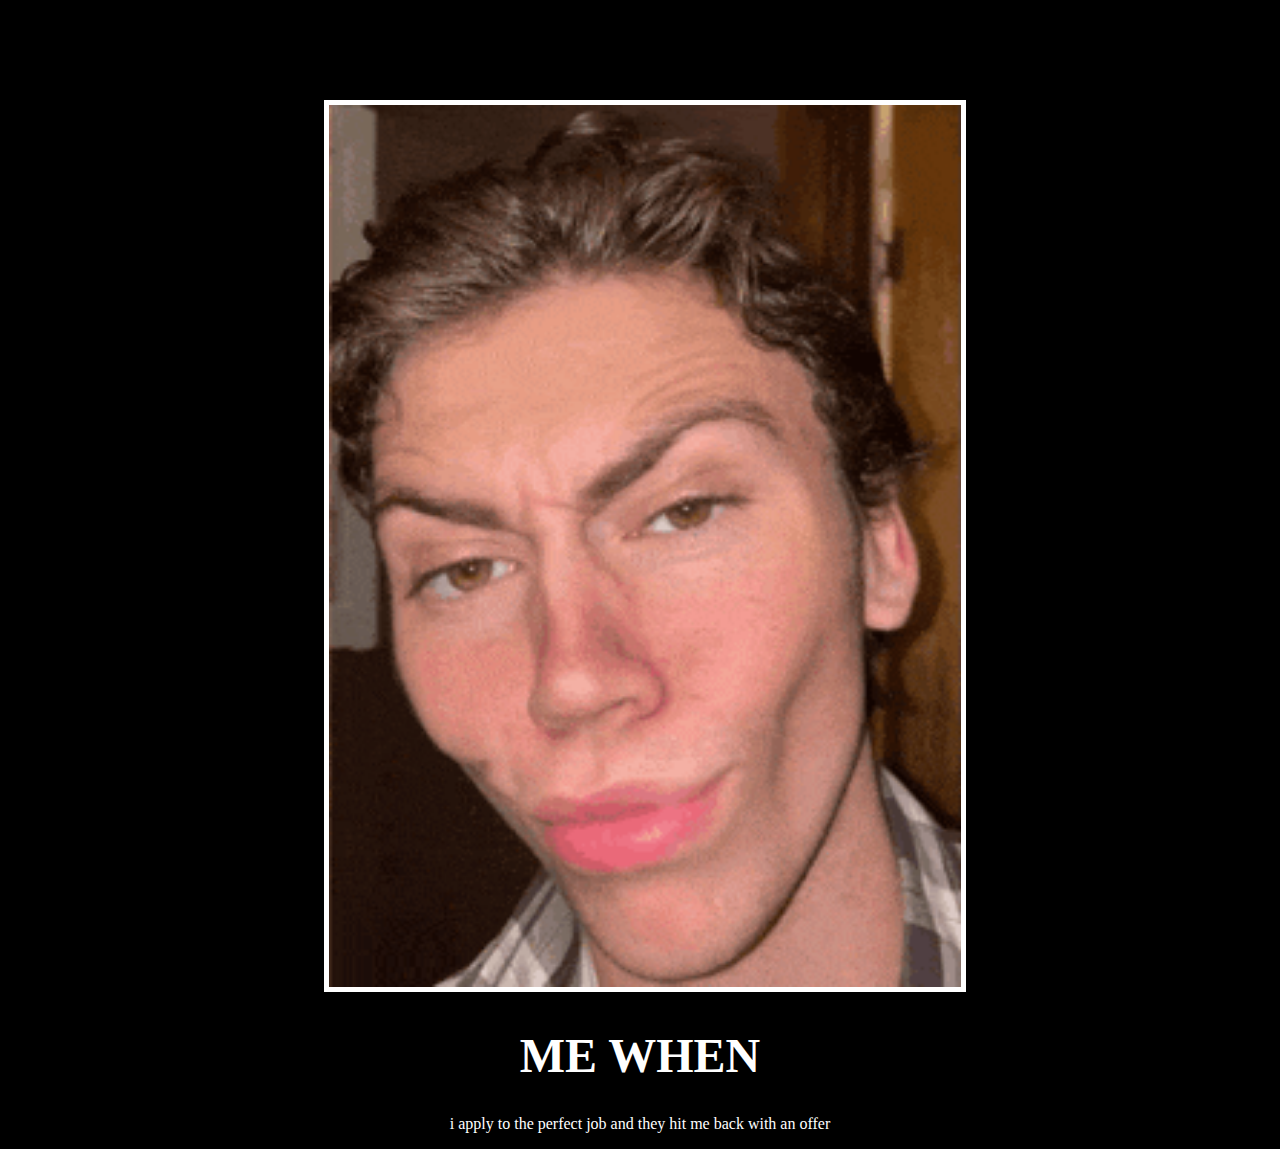
<file: exercises/cssProject2/index.html>
<!-- 
  TODO: Create a motivational post website.
Style it how ever you like. 
Look at the goal image for inspiration.
But it must have the following features:
1. The main h1 text should be using the Regular Libre Baskerville Font from Google Fonts:
  https://fonts.google.com/specimen/Libre+Baskerville
2. The text should be white and background black.
3. Add your own image into the images folder inside assets. It should have a 5px white border.
4. The text should be center aligned.
5. Create a div to contain the h1, p and img elements. Adjust the margins so that the image and text are centered on the page. 
  Hint: You horizontally center a div by giving it a width of 50% and a margin-left of 25%.
  Hint: Set the image to have a width of 100% so it fills the div. 
6. Read about the text-transform property on MDN docs to make the h1 uppercase with CSS.
  https://developer.mozilla.org/en-US/docs/Web/CSS/text-transform 
-->
  <!DOCTYPE html>
  <html>
    <head>
      <meta charset="utf-8">
      <meta http-equiv="X-UA-Compatible" content="IE=edge">
      <title></title>
      <meta name="description" content="">
      <meta name="viewport" content="width=device-width, initial-scale=1">
      <link rel="stylesheet" href="./style.css">
    </head>
    <body>
      <script src="" async defer></script>

      <div class="poster">
        <img class="motivation-img" src="./assets/images/mog.gif" src="me" />
        <h1>me when</h1>
        <p>i apply to the perfect job and they hit me back with an offer</p>
      </div>
    </body>
  </html>
</file>
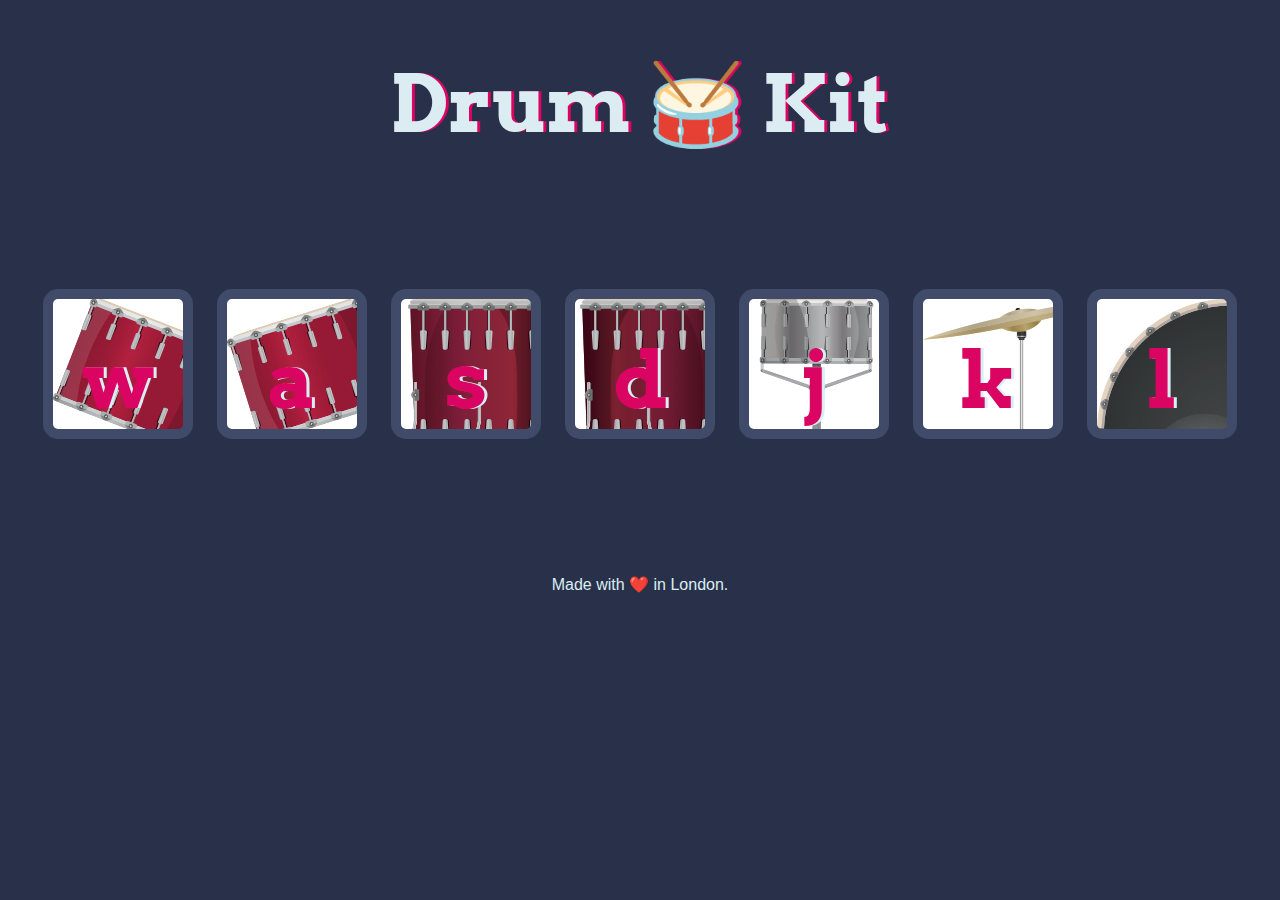
<file: exercises/drumkit/index.html>
<!DOCTYPE html>
<html lang="en" dir="ltr">

  <head>
    <meta charset="utf-8">
    <title>Drum Kit</title>
    <link rel="stylesheet" href="styles.css">
    <link href="https://fonts.googleapis.com/css?family=Arvo" rel="stylesheet">
  </head>

  <body>

    <h1 id="title">Drum 🥁 Kit</h1>
    <div class="set">
      <button class="w drum">w</button>
      <button class="a drum">a</button>
      <button class="s drum">s</button>
      <button class="d drum">d</button>
      <button class="j drum">j</button>
      <button class="k drum">k</button>
      <button class="l drum">l</button>
    </div>


    <footer>
      Made with ❤️ in London.
    </footer>
  <script src="index.js"></script>
  </body>

</html>
</file>
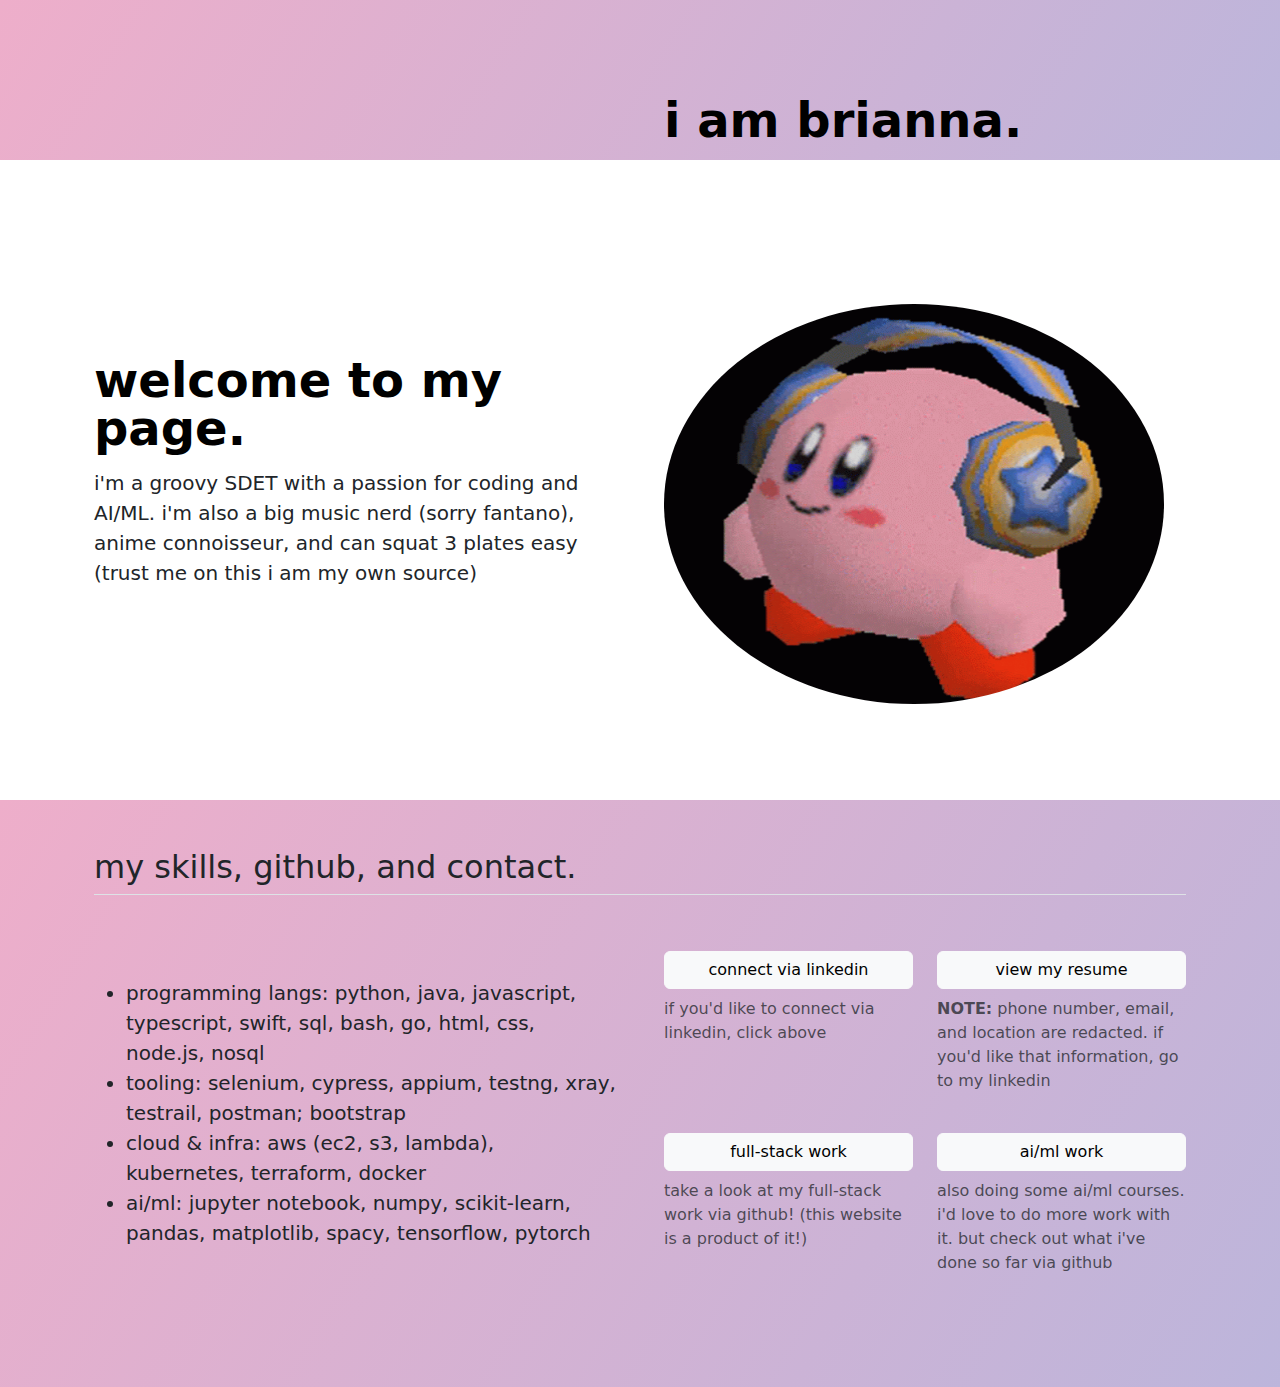
<file: exercises/personalWebsite/index.html>
<!DOCTYPE html>
<html lang="en">

<head>
  <meta charset="UTF-8">
  <meta name="viewport" content="width=device-width, initial-scale=1.0">
  <title>brianna's profile</title>
  <link href="https://cdn.jsdelivr.net/npm/bootstrap@5.3.3/dist/css/bootstrap.min.css" rel="stylesheet" integrity="sha384-QWTKZyjpPEjISv5WaRU9OFeRpok6YctnYmDr5pNlyT2bRjXh0JMhjY6hW+ALEwIH" crossorigin="anonymous">
  <link rel="stylesheet" href="./style.css">
  <style>

  </style>
</head>

  <!-- opening -->
  <section id="opening-title" class="gradient-background">
    <div class="container col-xxl-8 px-4 pt-5">
      <div class="row flex-lg-row-reverse align-items-center g-5 pt-5">
        <div class="col-lg-6">
          <h1 class="display-5 fw-bold text-body-emphasis lh-1 mb-3">i am brianna.</h1>
          <div class="d-grid gap-2 d-md-flex justify-content-md-start">
          </div>
        </div>
      </div>
    </div>
  </section>

  <!-- the profile section -->
  <section id="middle-section">
    <div class="profile">
        <div class="container col-xxl-8 px-4 py-5">
            <div class="row flex-lg-row-reverse align-items-center g-5 py-5">
              <div class="col-10 col-sm-8 col-lg-6">
                <img img class="profile-img mt-5" src="./kirby-jam.gif" alt="kirby JAM" width="500" height="500" loading="lazy">
              </div>
              <div class="col-lg-6">
                <h1 class="display-5 fw-bold text-body-emphasis lh-1 mb-3">welcome to my page.</h1>
                <p class="lead">i'm a groovy SDET with a passion for coding and AI/ML. i'm also a big music nerd (sorry fantano), anime connoisseur, and can squat 3 plates easy (trust me on this i am my own source)</p>
              </div>
            </div>
          </div>
    </div>
  </section>

  <!-- the skills/contact section -->
  <section id="my-skills-and-contact" class="gradient-background">
    <div class="container px-4 py-5">
        <h2 class="pb-2 border-bottom">my skills, github, and contact.</h2>
    
        <div class="row row-cols-1 row-cols-md-2 align-items-md-center g-5 py-5">
          <div class="col d-flex flex-column align-items-start gap-2">
            <ul class="lead">
                <li><strong>programming langs</strong>: python, java, javascript, typescript, swift, sql, bash, go, html, css, node.js, nosql</li>
                <li><strong>tooling</strong>: selenium, cypress, appium, testng, xray, testrail, postman; bootstrap</li>
                <li><strong>cloud & infra</strong>: aws (ec2, s3, lambda), kubernetes, terraform, docker</li>
                <li><strong>ai/ml</strong>: jupyter notebook, numpy, scikit-learn, pandas, matplotlib, spacy, tensorflow, pytorch</li>
            </ul>
          </div>
    
          <div class="col">
            <div class="row row-cols-1 row-cols-sm-2 g-4">
              <div class="col d-flex flex-column gap-2">
                <button type="button" class="btn btn-light" a href="https://www.linkedin.com/in/briguz4590/">connect via linkedin</button>
                <p class="text-body-secondary">if you'd like to connect via linkedin, click above</p>
              </div>
    
              <div class="col d-flex flex-column gap-2">
                <button type="button" class="btn btn-light" a href="https://docs.google.com/document/d/e/2PACX-1vQEn1aLagyu7tZvHKZmPrxyphDSFaDWkfs12NCAkbvJnsZq-e-Y_oo0GqYYFXOQqS0G28reOw5ZDaFR/pub">view my resume</button>
                <p class="text-body-secondary"><strong>NOTE:</strong> phone number, email, and location are redacted. if you'd like that information, go to my linkedin</p>
              </div>
    
              <div class="col d-flex flex-column gap-2">
                <button type="button" class="btn btn-light" a href="https://github.com/thegooz45/full-stack-course">full-stack work</button>
                <p class="text-body-secondary">take a look at my full-stack work via github! (this website is a product of it!)</p>
              </div>
    
              <div class="col d-flex flex-column gap-2">
                <button type="button" class="btn btn-light" a href="https://github.com/thegooz45/jupyter-notebooks">ai/ml work</button>
                <p class="text-body-secondary">also doing some ai/ml courses. i'd love to do more work with it. but check out what i've done so far via github</p>
              </div>
            </div>
          </div>
        </div>
      </div>
  </section>

  <script src="https://cdn.jsdelivr.net/npm/bootstrap@5.3.3/dist/js/bootstrap.bundle.min.js" integrity="sha384-YvpcrYf0tY3lHB60NNkmXc5s9fDVZLESaAA55NDzOxhy9GkcIdslK1eN7N6jIeHz" crossorigin="anonymous"></script>
</body>

</html>
</file>
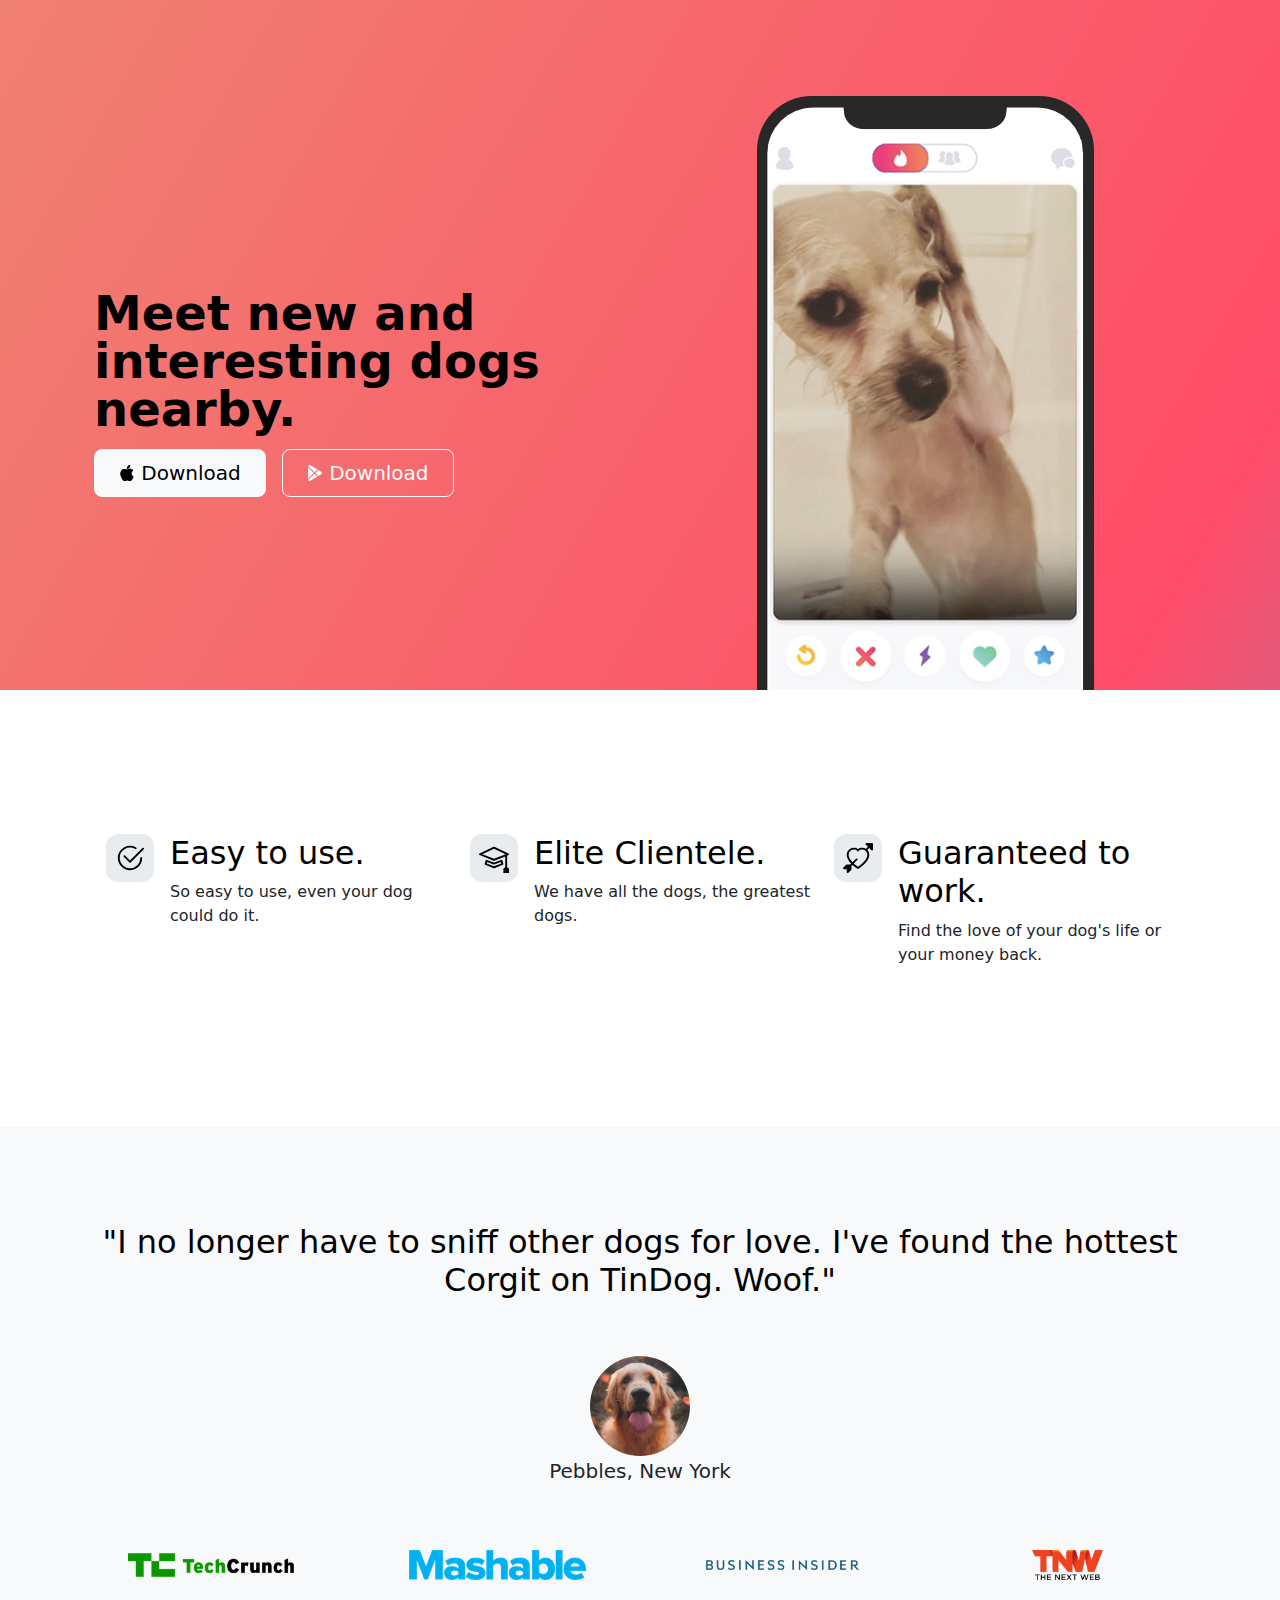
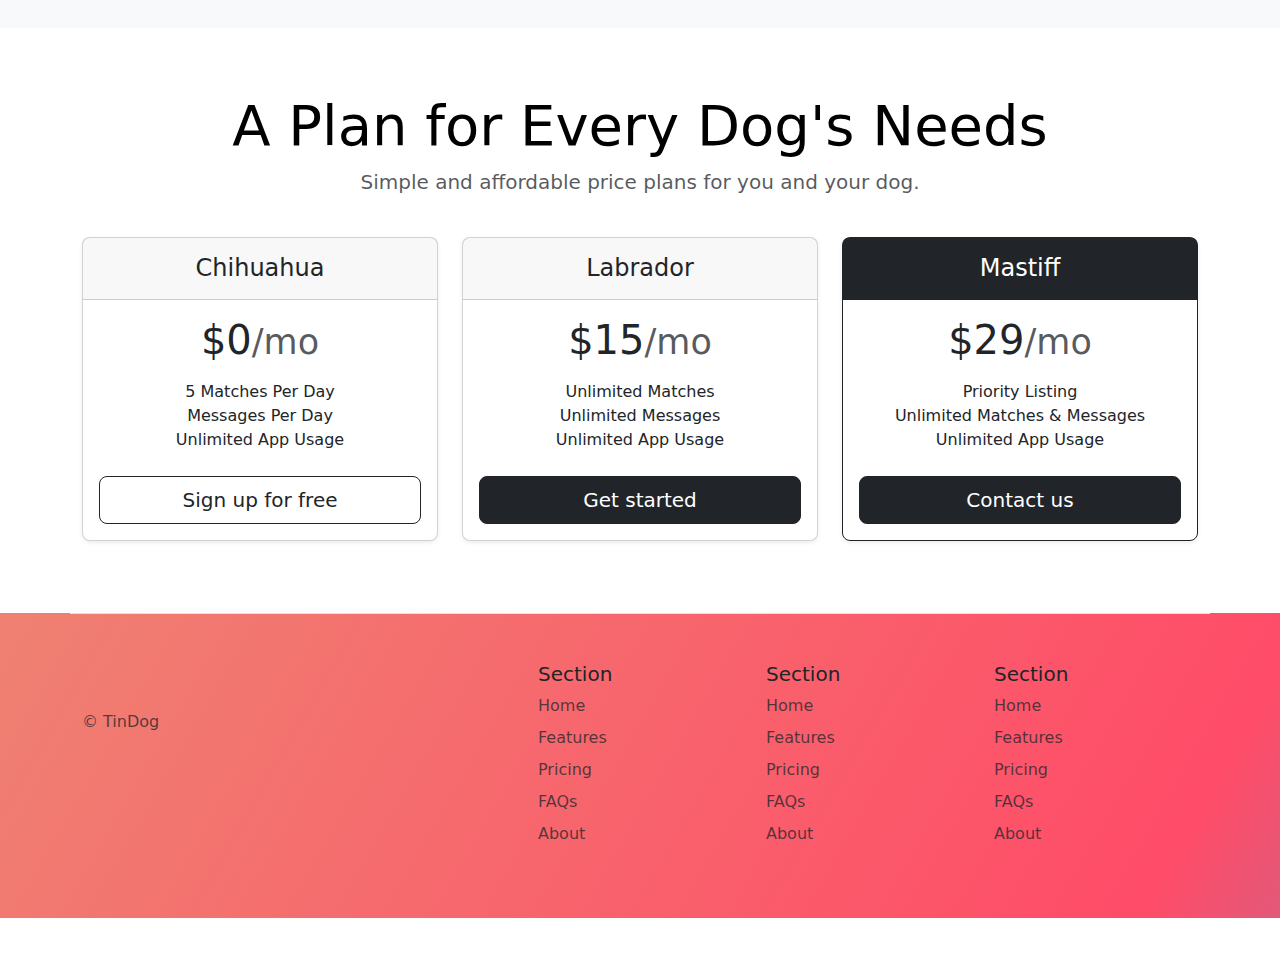
<file: exercises/bootstrap/tindog/index.html>
<!DOCTYPE html>
<html lang="en">

<head>
  <meta charset="UTF-8">
  <meta name="viewport" content="width=device-width, initial-scale=1.0">
  <title>TinDog</title>
  <link href="https://cdn.jsdelivr.net/npm/bootstrap@5.3.3/dist/css/bootstrap.min.css" rel="stylesheet" integrity="sha384-QWTKZyjpPEjISv5WaRU9OFeRpok6YctnYmDr5pNlyT2bRjXh0JMhjY6hW+ALEwIH" crossorigin="anonymous">
  <link rel="stylesheet" href="./style.css">
  <style>

  </style>
</head>

<body>

  <!-- Title -->
  <section id="title" class="gradient-background">
    <div class="container col-xxl-8 px-4 pt-5">
      <div class="row flex-lg-row-reverse align-items-center g-5 pt-5">
        <div class="col-10 col-sm-8 col-lg-6">
          <img src="./images/iphone.png" class="d-block mx-lg-auto img-fluid" alt="iphone dog" height="200" loading="lazy">
        </div>
        <div class="col-lg-6">
          <h1 class="display-5 fw-bold text-body-emphasis lh-1 mb-3">Meet new and interesting dogs nearby.</h1>
          <div class="d-grid gap-2 d-md-flex justify-content-md-start">
            <button type="button" class="btn btn-light btn-lg px-4 me-md-2"><svg xmlns="http://www.w3.org/2000/svg" width="16" height="16" fill="currentColor"
              class="bi bi-apple mb-1" viewBox="0 0 16 16">
<path
                d="M11.182.008C11.148-.03 9.923.023 8.857 1.18c-1.066 1.156-.902 2.482-.878 2.516.024.034 1.52.087 2.475-1.258.955-1.345.762-2.391.728-2.43Zm3.314 11.733c-.048-.096-2.325-1.234-2.113-3.422.212-2.189 1.675-2.789 1.698-2.854.023-.065-.597-.79-1.254-1.157a3.692 3.692 0 0 0-1.563-.434c-.108-.003-.483-.095-1.254.116-.508.139-1.653.589-1.968.607-.316.018-1.256-.522-2.267-.665-.647-.125-1.333.131-1.824.328-.49.196-1.422.754-2.074 2.237-.652 1.482-.311 3.83-.067 4.56.244.729.625 1.924 1.273 2.796.576.984 1.34 1.667 1.659 1.899.319.232 1.219.386 1.843.067.502-.308 1.408-.485 1.766-.472.357.013 1.061.154 1.782.539.571.197 1.111.115 1.652-.105.541-.221 1.324-1.059 2.238-2.758.347-.79.505-1.217.473-1.282Z" />
<path
                d="M11.182.008C11.148-.03 9.923.023 8.857 1.18c-1.066 1.156-.902 2.482-.878 2.516.024.034 1.52.087 2.475-1.258.955-1.345.762-2.391.728-2.43Zm3.314 11.733c-.048-.096-2.325-1.234-2.113-3.422.212-2.189 1.675-2.789 1.698-2.854.023-.065-.597-.79-1.254-1.157a3.692 3.692 0 0 0-1.563-.434c-.108-.003-.483-.095-1.254.116-.508.139-1.653.589-1.968.607-.316.018-1.256-.522-2.267-.665-.647-.125-1.333.131-1.824.328-.49.196-1.422.754-2.074 2.237-.652 1.482-.311 3.83-.067 4.56.244.729.625 1.924 1.273 2.796.576.984 1.34 1.667 1.659 1.899.319.232 1.219.386 1.843.067.502-.308 1.408-.485 1.766-.472.357.013 1.061.154 1.782.539.571.197 1.111.115 1.652-.105.541-.221 1.324-1.059 2.238-2.758.347-.79.505-1.217.473-1.282Z" />
</svg> Download</button>
            <button type="button" class="btn btn-outline-light btn-lg px-4"><svg xmlns="http://www.w3.org/2000/svg" width="16" height="16" fill="currentColor"
              class="bi bi-google-play mb-1" viewBox="0 0 16 16">
<path
                d="M14.222 9.374c1.037-.61 1.037-2.137 0-2.748L11.528 5.04 8.32 8l3.207 2.96 2.694-1.586Zm-3.595 2.116L7.583 8.68 1.03 14.73c.201 1.029 1.36 1.61 2.303 1.055l7.294-4.295ZM1 13.396V2.603L6.846 8 1 13.396ZM1.03 1.27l6.553 6.05 3.044-2.81L3.333.215C2.39-.341 1.231.24 1.03 1.27Z" />
</svg> Download</button>
          </div>
        </div>
      </div>
    </div>
  </section>

  <!-- Features -->
  <section id="features">
    <div class="container mt-5">
      <div class="container px-4 py-5" id="hanging-icons">
        <div class="row g-4 py-5 row-cols-1 row-cols-lg-3">
          <div class="col d-flex align-items-start">
            <div class="icon-square text-body-emphasis bg-body-secondary d-inline-flex align-items-center justify-content-center fs-4 flex-shrink-0 me-3">
              <svg xmlns="http://www.w3.org/2000/svg" height="30" fill="currentColor" class="bi bi-check2-circle"
              viewBox="0 0 16 16">
<path
                d="M2.5 8a5.5 5.5 0 0 1 8.25-4.764.5.5 0 0 0 .5-.866A6.5 6.5 0 1 0 14.5 8a.5.5 0 0 0-1 0 5.5 5.5 0 1 1-11 0z" />
<path
                d="M15.354 3.354a.5.5 0 0 0-.708-.708L8 9.293 5.354 6.646a.5.5 0 1 0-.708.708l3 3a.5.5 0 0 0 .708 0l7-7z" />
</svg>
            </div>
            <div>
              <h3 class="fs-2 text-body-emphasis">Easy to use.</h3>
              <p>So easy to use, even your dog could do it.</p>
            </div>
          </div>
          <div class="col d-flex align-items-start">
            <div class="icon-square text-body-emphasis bg-body-secondary d-inline-flex align-items-center justify-content-center fs-4 flex-shrink-0 me-3">
              <svg xmlns="http://www.w3.org/2000/svg" height="30" fill="currentColor" class="bi bi-mortarboard" viewBox="0 0 16 16">
                <path d="M8.211 2.047a.5.5 0 0 0-.422 0l-7.5 3.5a.5.5 0 0 0 .025.917l7.5 3a.5.5 0 0 0 .372 0L14 7.14V13a1 1 0 0 0-1 1v2h3v-2a1 1 0 0 0-1-1V6.739l.686-.275a.5.5 0 0 0 .025-.917l-7.5-3.5ZM8 8.46 1.758 5.965 8 3.052l6.242 2.913L8 8.46Z"/>
                <path d="M4.176 9.032a.5.5 0 0 0-.656.327l-.5 1.7a.5.5 0 0 0 .294.605l4.5 1.8a.5.5 0 0 0 .372 0l4.5-1.8a.5.5 0 0 0 .294-.605l-.5-1.7a.5.5 0 0 0-.656-.327L8 10.466 4.176 9.032Zm-.068 1.873.22-.748 3.496 1.311a.5.5 0 0 0 .352 0l3.496-1.311.22.748L8 12.46l-3.892-1.556Z"/>
                </svg>
            </div>
            <div>
              <h3 class="fs-2 text-body-emphasis">Elite Clientele.</h3>
              <p>We have all the dogs, the greatest dogs.</p>
            </div>
          </div>
          <div class="col d-flex align-items-start">
            <div class="icon-square text-body-emphasis bg-body-secondary d-inline-flex align-items-center justify-content-center fs-4 flex-shrink-0 me-3">
              <svg xmlns="http://www.w3.org/2000/svg" height="30" fill="currentColor" class="bi bi-arrow-through-heart"
              viewBox="0 0 16 16">
<path fill-rule="evenodd"
                d="M2.854 15.854A.5.5 0 0 1 2 15.5V14H.5a.5.5 0 0 1-.354-.854l1.5-1.5A.5.5 0 0 1 2 11.5h1.793l.53-.53c-.771-.802-1.328-1.58-1.704-2.32-.798-1.575-.775-2.996-.213-4.092C3.426 2.565 6.18 1.809 8 3.233c1.25-.98 2.944-.928 4.212-.152L13.292 2 12.147.854A.5.5 0 0 1 12.5 0h3a.5.5 0 0 1 .5.5v3a.5.5 0 0 1-.854.354L14 2.707l-1.006 1.006c.236.248.44.531.6.845.562 1.096.585 2.517-.213 4.092-.793 1.563-2.395 3.288-5.105 5.08L8 13.912l-.276-.182a21.86 21.86 0 0 1-2.685-2.062l-.539.54V14a.5.5 0 0 1-.146.354l-1.5 1.5Zm2.893-4.894A20.419 20.419 0 0 0 8 12.71c2.456-1.666 3.827-3.207 4.489-4.512.679-1.34.607-2.42.215-3.185-.817-1.595-3.087-2.054-4.346-.761L8 4.62l-.358-.368c-1.259-1.293-3.53-.834-4.346.761-.392.766-.464 1.845.215 3.185.323.636.815 1.33 1.519 2.065l1.866-1.867a.5.5 0 1 1 .708.708L5.747 10.96Z" />
</svg>
            </div>
            <div>
              <h3 class="fs-2 text-body-emphasis">Guaranteed to work.</h3>
              <p>Find the love of your dog's life or your money back.</p>
            </div>
          </div>
        </div>
      </div>
    </div>
  </section>

  <!-- Testimonial -->
  <section id="testimonial">
    <div class="my-5">
      <div class="p-5 text-center bg-body-tertiary">
        <div class="container py-5">
          <h2 class="text-body-emphasis">"I no longer have to sniff other dogs for love. I've found the hottest Corgit on TinDog. Woof."</h2>
          <img class="profile-img mt-5" src="./images/dog-img.jpg" height="100px" alt="doggg">
          <p class="col-lg-8 mx-auto lead">
            Pebbles, New York
          </p>
        </div>
        <div class="container">
          <div class="row">
            <div class="col-lg-3 col-sm-12">
              <img src="./images/techcrunch.png" alt="techcrunch" height="30">
            </div>
            <div class="col-lg-3 col-sm-12">
              <img src="./images/mashable.png" alt="mashable" height="30">
            </div>
            <div class="col-lg-3 col-sm-12">
              <img src="./images/bizinsider.png" alt="bizinsider" height="30">
            </div>
            <div class="col-lg-3 col-sm-12">
              <img src="./images/tnw.png" alt="tnw" height="30">
            </div>
          </div>
        </div>
      </div>
    </div>
  </section>

  <!-- Pricing -->
  <section id="pricing">
    <div class="container">
      <div class="pricing-header p-3 pb-md-4 mx-auto text-center">
        <h2 class="display-4 fw-normal text-body-emphasis">A Plan for Every Dog's Needs</h2>
        <p class="fs-5 text-body-secondary">Simple and affordable price plans for you and your dog.</p>
      </div>
      <div class="row row-cols-1 row-cols-md-3 mb-3 text-center">
        <div class="col">
          <div class="card mb-4 rounded-3 shadow-sm">
            <div class="card-header py-3">
              <h4 class="my-0 fw-normal">Chihuahua</h4>
            </div>
            <div class="card-body">
              <h1 class="card-title pricing-card-title">$0<small class="text-body-secondary fw-light">/mo</small></h1>
              <ul class="list-unstyled mt-3 mb-4">
                <li>5 Matches Per Day</li>
                <li>Messages Per Day</li>
                <li>Unlimited App Usage</li>
              </ul>
              <button type="button" class="w-100 btn btn-lg btn-outline-dark">Sign up for free</button>
            </div>
          </div>
        </div>
        <div class="col">
          <div class="card mb-4 rounded-3 shadow-sm">
            <div class="card-header py-3">
              <h4 class="my-0 fw-normal">Labrador</h4>
            </div>
            <div class="card-body">
              <h1 class="card-title pricing-card-title">$15<small class="text-body-secondary fw-light">/mo</small></h1>
              <ul class="list-unstyled mt-3 mb-4">
               <li>Unlimited Matches</li>
               <li>Unlimited Messages</li>
               <li>Unlimited App Usage</li>
              </ul>
              <button type="button" class="w-100 btn btn-lg btn-dark">Get started</button>
            </div>
          </div>
        </div>
        <div class="col">
          <div class="card mb-4 rounded-3 shadow-sm border-dark">
            <div class="card-header py-3 text-bg-dark border-dark">
              <h4 class="my-0 fw-normal">Mastiff</h4>
            </div>
            <div class="card-body">
              <h1 class="card-title pricing-card-title">$29<small class="text-body-secondary fw-light">/mo</small></h1>
              <ul class="list-unstyled mt-3 mb-4">
                <li>Priority Listing</li>
                <li>Unlimited Matches & Messages</li>
                <li>Unlimited App Usage</li>
              </ul>
              <button type="button" class="w-100 btn btn-lg btn-dark">Contact us</button>
            </div>
          </div>
        </div>
      </div>
    </div>
  </section>

  <!-- Footer -->
  <section id="footer" class="gradient-background">
    <div class="container">
      <footer class="row row-cols-1 row-cols-sm-2 row-cols-md-5 py-5 my-5 border-top">
        <div class="col mb-3">
          <a href="/" class="d-flex align-items-center mb-3 link-body-emphasis text-decoration-none">
            <svg class="bi me-2" width="40" height="32"><use xlink:href="#bootstrap"></use></svg>
          </a>
          <p class="text-body-secondary">© TinDog</p>
        </div>
    
        <div class="col mb-3">
    
        </div>
    
        <div class="col mb-3">
          <h5>Section</h5>
          <ul class="nav flex-column">
            <li class="nav-item mb-2"><a href="#" class="nav-link p-0 text-body-secondary">Home</a></li>
            <li class="nav-item mb-2"><a href="#" class="nav-link p-0 text-body-secondary">Features</a></li>
            <li class="nav-item mb-2"><a href="#" class="nav-link p-0 text-body-secondary">Pricing</a></li>
            <li class="nav-item mb-2"><a href="#" class="nav-link p-0 text-body-secondary">FAQs</a></li>
            <li class="nav-item mb-2"><a href="#" class="nav-link p-0 text-body-secondary">About</a></li>
          </ul>
        </div>
    
        <div class="col mb-3">
          <h5>Section</h5>
          <ul class="nav flex-column">
            <li class="nav-item mb-2"><a href="#" class="nav-link p-0 text-body-secondary">Home</a></li>
            <li class="nav-item mb-2"><a href="#" class="nav-link p-0 text-body-secondary">Features</a></li>
            <li class="nav-item mb-2"><a href="#" class="nav-link p-0 text-body-secondary">Pricing</a></li>
            <li class="nav-item mb-2"><a href="#" class="nav-link p-0 text-body-secondary">FAQs</a></li>
            <li class="nav-item mb-2"><a href="#" class="nav-link p-0 text-body-secondary">About</a></li>
          </ul>
        </div>
    
        <div class="col mb-3">
          <h5>Section</h5>
          <ul class="nav flex-column">
            <li class="nav-item mb-2"><a href="#" class="nav-link p-0 text-body-secondary">Home</a></li>
            <li class="nav-item mb-2"><a href="#" class="nav-link p-0 text-body-secondary">Features</a></li>
            <li class="nav-item mb-2"><a href="#" class="nav-link p-0 text-body-secondary">Pricing</a></li>
            <li class="nav-item mb-2"><a href="#" class="nav-link p-0 text-body-secondary">FAQs</a></li>
            <li class="nav-item mb-2"><a href="#" class="nav-link p-0 text-body-secondary">About</a></li>
          </ul>
        </div>
      </footer>
    </div>
  </section>
  <script src="https://cdn.jsdelivr.net/npm/bootstrap@5.3.3/dist/js/bootstrap.bundle.min.js" integrity="sha384-YvpcrYf0tY3lHB60NNkmXc5s9fDVZLESaAA55NDzOxhy9GkcIdslK1eN7N6jIeHz" crossorigin="anonymous"></script>
</body>

</html>
</file>
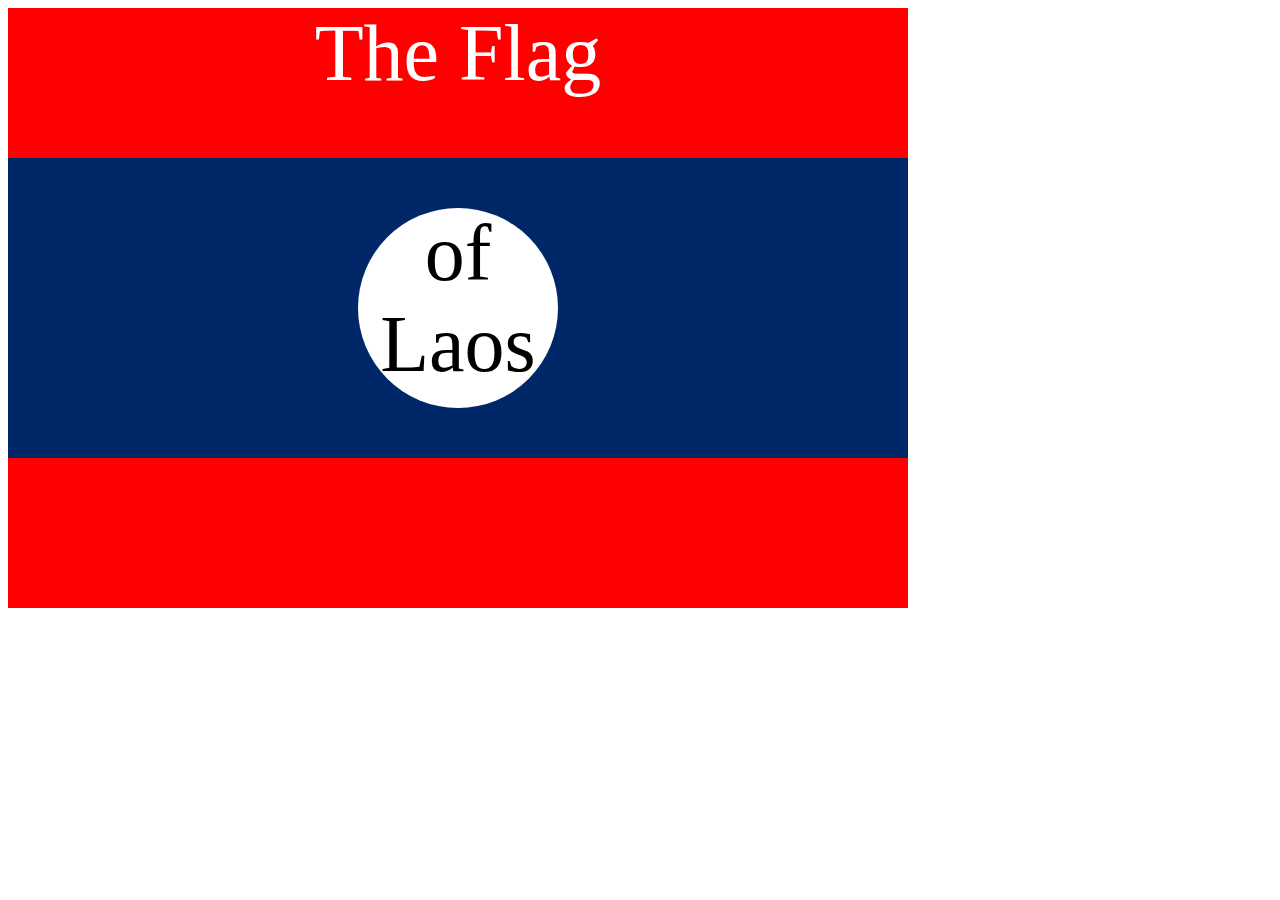
<file: exercises/css/cssProject3/index.html>
<!DOCTYPE html>
<html lang="en">

<head>
  <meta charset="UTF-8">
  <title>CSS Flag Project</title>
  <style>
    /* Write your CSS Code here */
    .flag {
      width: 900px;
      height: 600px;
      position: relative;
      background-color: red;
    }

    .flag > div {
      background-color: #002868;
      height: 300px;
      width: 100%;
      position: absolute;
      top: 150px;
    }

    .flag > div > div {
      background-color: white;
      position: absolute;

      height: 200px;
      width: 200px;
      border-radius: 50%;
      top: 50px;
      left: 350px;
    }

    p {
      font-size: 5rem;
      color: white;
      text-align: center;
      padding: 0;
      margin: 0;
    }

    .flag>div div p {
      color: black;
    }
  </style>
</head>

<!-- 
  IMPORTANT! Do not change any HTML
Don't add any classes/ids/elements 
Use what you know about combining selectors 
and CSS specificity instead.
Hint 1: The flag is 900px by 600px and the circle is 200px by 200px.
Hint 2: You can use CSS inspection to get the colors from
https://appbrewery.github.io/flag-of-laos/
-->

<body>
  <div class="flag">
    <p>The Flag</p>
    <div>
      <div>
        <p>of Laos</p>
      </div>
    </div>
  </div>
</body>

</html>
</file>
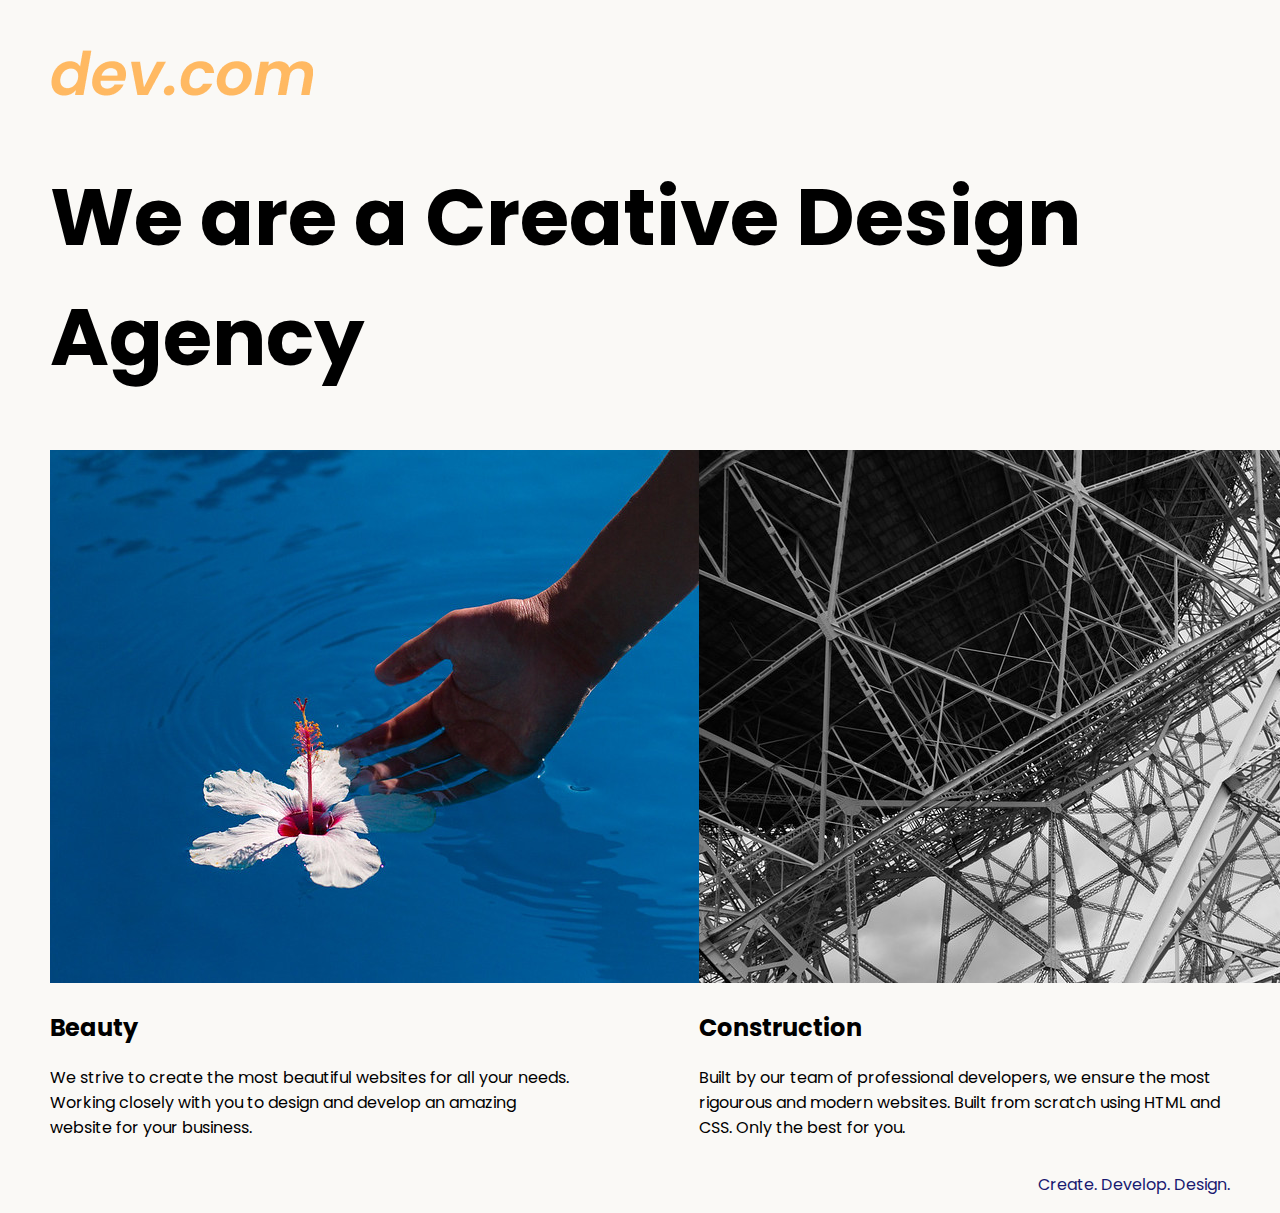
<file: exercises/css/cssProject4/index.html>
<!DOCTYPE html>
<html lang="en">

<head>
  <meta charset="UTF-8">
  <meta name="viewport" content="width=device-width, initial-scale=1.0">
  <title>Agency</title>
  <link rel="stylesheet" href="./style.css">
  <link rel="preconnect" href="https://fonts.googleapis.com">
  <link rel="preconnect" href="https://fonts.gstatic.com" crossorigin>
  <link href="https://fonts.googleapis.com/css2?family=Poppins:wght@400;700&display=swap" rel="stylesheet">
</head>

<body>
  <div class="main">
    <img class="logo" src="./assets/images/logo.png" alt="logo">
    <h1>We are a Creative Design Agency</h1>
    <div class="left card"><img class="tile-image" src="./assets/images/beautiful.jpg" alt="hand and flower in water">
      <h2 class="card-title">Beauty</h2>
      <p class="card-text">We strive to create the most beautiful websites for all your needs. Working closely with you
        to
        design and
        develop an amazing website for your business.</p>
    </div>

    <div class="right card"><img class="tile-image" src="./assets/images/construction.jpg" alt="metal structure">
      <h2 class="card-title">Construction</h2>
      <p>Built by our team of professional developers, we ensure the most rigourous and modern websites. Built from
        scratch using HTML and CSS. Only the best for you.</p>
    </div>

  </div>
  <footer>
    <p>Create. Develop. Design.</p>
  </footer>
</body>

</html>
</file>
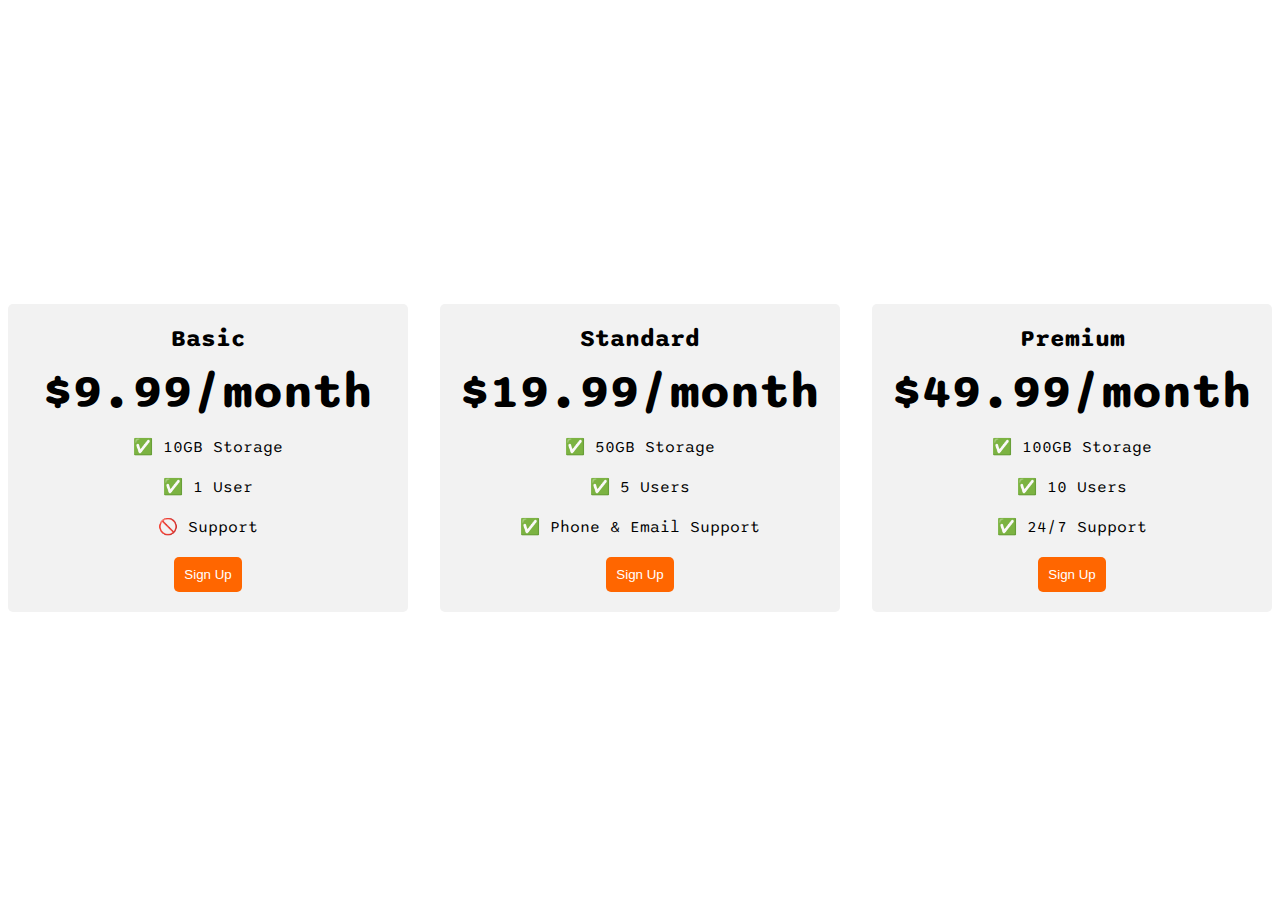
<file: exercises/css/flexbox/index.html>
<!DOCTYPE html>
<html>
  <head>
    <title>Flexbox Pricing Table</title>
    <link rel="preconnect" href="https://fonts.googleapis.com" />
    <link rel="preconnect" href="https://fonts.gstatic.com" crossorigin />
    <link
      href="https://fonts.googleapis.com/css2?family=Sono:wght@400;700&display=swap"
      rel="stylesheet"
    />
    <style>
      body {
        font-family: "Sono", sans-serif;
      }

      .pricing-container {
        display: flex;
        gap: 2rem;
        height: 100vh;
        align-items: center;
        justify-content: center;
      }

      .pricing-plan {
        flex: 1;
        max-width: 400px;
        padding: 20px;
        background-color: #f2f2f2;
        border-radius: 5px;
        text-align: center;
      }

      .plan-price {
        font-size: 48px;
        font-weight: bold;
        margin-bottom: 10px;
      }

      .plan-title {
        font-size: 24px;
        font-weight: bold;
        margin-bottom: 10px;
      }

      .plan-features {
        list-style: none;
        padding: 0;
      }

      .plan-features li {
        margin-bottom: 20px;
      }

      .plan-button {
        background-color: #ff6600;
        color: #fff;
        border-radius: 5px;
        border: none;
        padding: 10px;
      }

      @media (max-width: 1250px) {
        .pricing-container {
          flex-direction: column;
        }
      }
    </style>
  </head>

  <body>
    <div class="pricing-container">
      <div class="pricing-plan">
        <div class="plan-title">Basic</div>
        <div class="plan-price">$9.99/month</div>
        <ul class="plan-features">
          <li>✅ 10GB Storage</li>
          <li>✅ 1 User</li>
          <li>🚫 Support</li>
        </ul>
        <button class="plan-button">Sign Up</button>
      </div>
      <div class="pricing-plan">
        <div class="plan-title">Standard</div>
        <div class="plan-price">$19.99/month</div>
        <ul class="plan-features">
          <li>✅ 50GB Storage</li>
          <li>✅ 5 Users</li>
          <li>✅ Phone &amp; Email Support</li>
        </ul>
        <button class="plan-button">Sign Up</button>
      </div>
      <div class="pricing-plan">
        <div class="plan-title">Premium</div>
        <div class="plan-price">$49.99/month</div>
        <ul class="plan-features">
          <li>✅ 100GB Storage</li>
          <li>✅ 10 Users</li>
          <li>✅ 24/7 Support</li>
        </ul>
        <button class="plan-button">Sign Up</button>
      </div>
    </div>
  </body>
</html>
</file>
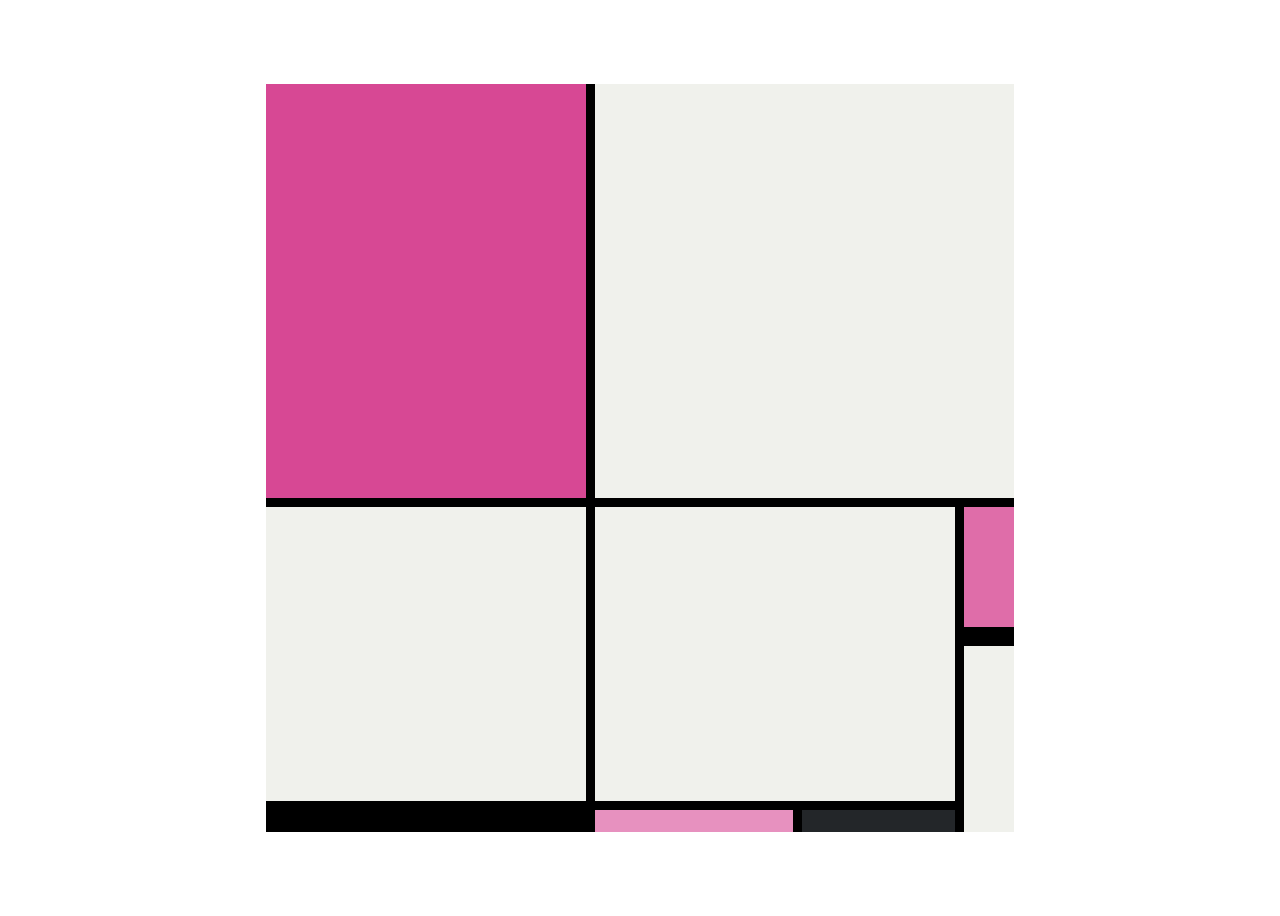
<file: exercises/css/grid/index.html>
<!DOCTYPE html>
<html lang="en">

<head>
  <meta charset="UTF-8">
  <meta name="viewport" content="width=device-width, initial-scale=1.0">
  <title>Mondrian Project</title>
  <style>
    /* 
    originally a mondrian-style work but i want kirby colors
    done on 03 feb 2025 by brianna guzman
    */

    body {
      display: flex;
      justify-content: center;
      align-items: center;
      height: 100vh;
    }
    
    .container {
      height: 748px;
      width: 748px;
      display: grid;
      background-color: black;
      grid-template-columns: 320px 198px 153px 50px;
      grid-template-rows: 414px 130px 155px 22px;
      gap: 9px;
    }

    .big-red {
      background-color: #d74894;
    }

    .white-right-to-red {
      background-color: #F0F1EC;
      grid-column: span 3;
    }

    .white-under-red {
      background-color: #F0F1EC;
      grid-row: span 2;
    }

    .white-left-to-blue {
      background-color: #F0F1EC;
      grid-area: 2/2/4/4
    }

    .blue {
      background-color: #df6da9;
      border-bottom: 10px solid #000;
    }

    .white-under-blue {
      background-color: #F0F1EC;
      grid-row: span 2;
    }

    .yellow {
      background-color: #e791bf;
    }

    .solid-black {
      background-color: #232629;
    }

  </style>
</head>

<body>
  <div class="container">
    <div class="big-red"></div>
    <div class="white-right-to-red"></div>
    <div class="white-under-red"></div>

    <div class="white-left-to-blue"></div>
    <div class="blue"></div>
    <div class="white-under-blue"></div>
    
    <div class="bottom-left-white"></div>
    <div class="yellow"></div>
    <div class="solid-black"></div>
  </div>
</body>

</html>
</file>
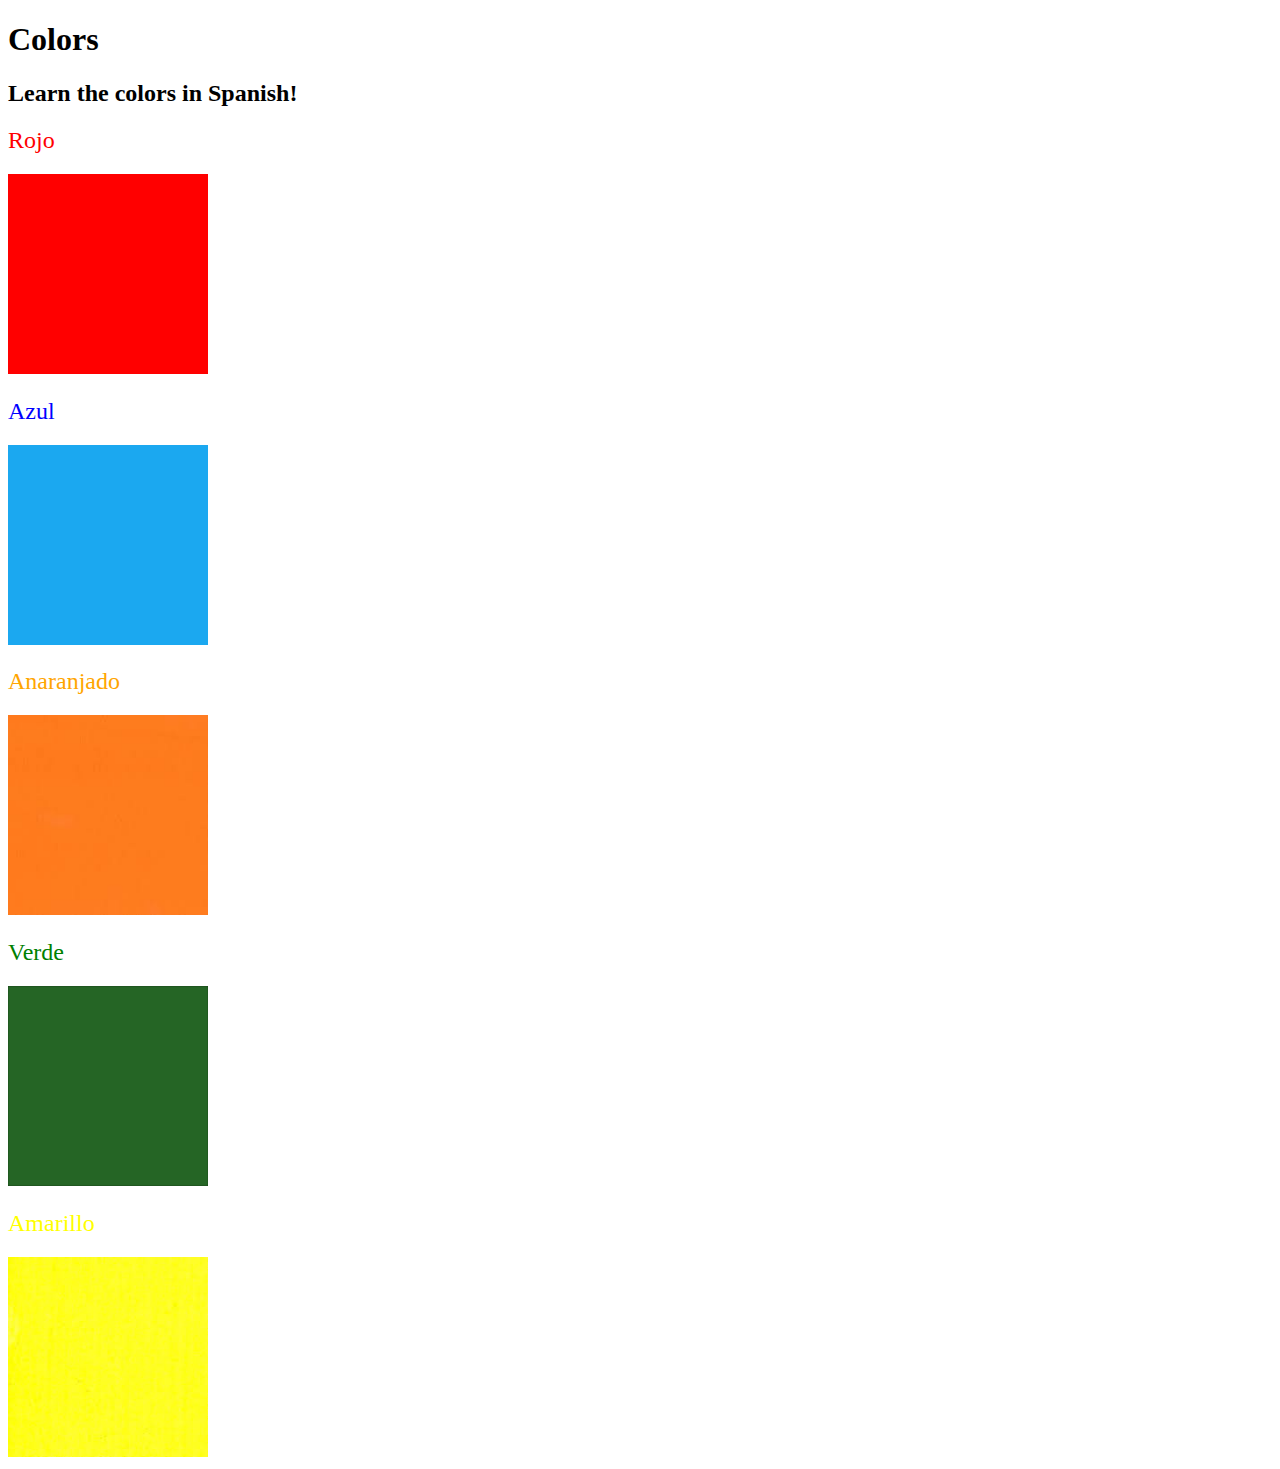
<file: exercises/cssProject1/colorVocabProject.html>
<!DOCTYPE html>
<html lang="en">
  <head>
    <meta charset="UTF-8" />
    <title>Spanish Vocabulary</title>
    <link rel="stylesheet" href="./style.css" />
  </head>

  <body>
    <h1>Colors</h1>
    <h2>Learn the colors in Spanish!</h2>
    <h2 class="color-title" id="red">Rojo</h2>
    <img src="./assets/images/red.png" alt="red" />

    <h2 class="color-title" id="blue">Azul</h2>
    <img src="./assets/images/blue.png" alt="blue" />

    <h2 class="color-title" id="orange">Anaranjado</h2>
    <img src="./assets/images/orange.png" alt="orange" />

    <h2 class="color-title" id="green">Verde</h2>
    <img src="./assets/images/green.png" alt="green" />

    <h2 class="color-title" id="yellow">Amarillo</h2>
    <img src="./assets/images/yellow.png" alt="yellow" />
  </body>
</html>
</file>
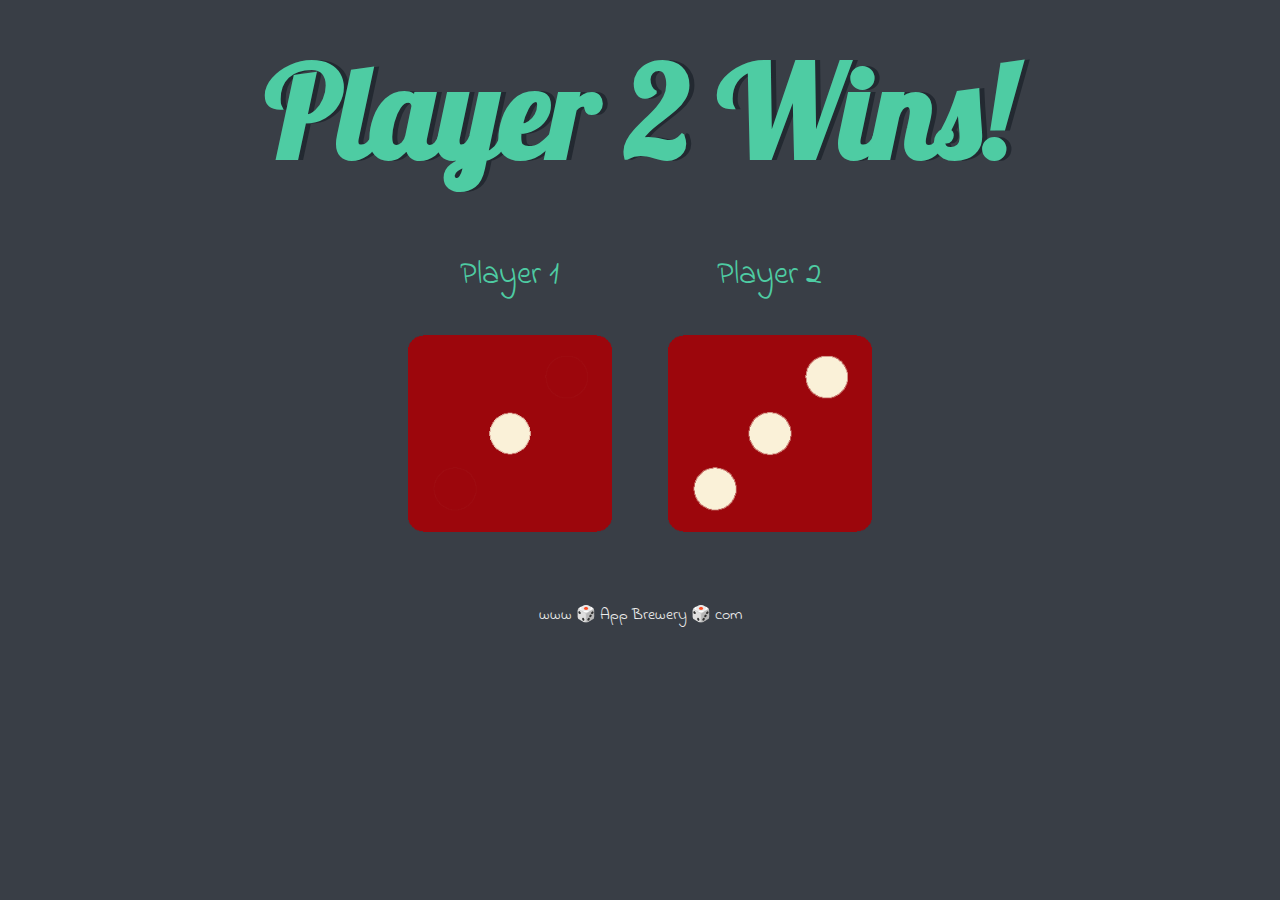
<file: exercises/dom/dicee.html>
<!DOCTYPE html>
<html lang="en" dir="ltr">
  <head>
    <meta charset="utf-8" />
    <title>Dicee</title>
    <link rel="stylesheet" href="styles.css" />
    <link
      href="https://fonts.googleapis.com/css?family=Indie+Flower|Lobster"
      rel="stylesheet"
    />
  </head>
  <body>
    <div class="container">
      <h1>Refresh Me</h1>

      <div class="dice">
        <p>Player 1</p>
        <img class="img1" src="./images/dice6.png" alt="six side dice"/>
      </div>

      <div class="dice">
        <p>Player 2</p>
        <img class="img2" src="./images/dice6.png" alt="six side dice"/>
      </div>
    </div>

    <footer>www 🎲 App Brewery 🎲 com</footer>
  <script src="index.js"></script>
  </body>
</html>
</file>
<file: exercises/cssProject2/style.css>
/* done on 27 jan 2025 by brianna guzman */
body {
    background-color: black;
}

h1 {
    text-transform: uppercase;
    font-size: 3rem;
}
  
.poster {
    width: 50%;
    margin-left: 25%;
    margin-top: 100px;
    color: white;
    font-family: "Libre Baskerville", serif;
    text-align: center;
}
  
.motivation-img {
    border: 5px solid white;
    width: 100%;
}
</file>
<file: exercises/drumkit/styles.css>
body {
  text-align: center;
  background-color: #283149;
}

h1 {
  font-size: 5rem;
  color: #DBEDF3;
  font-family: "Arvo", cursive;
  text-shadow: 3px 0 #DA0463;

}

footer {
  color: #DBEDF3;
  font-family: sans-serif;
}

.w {
  background-image: url('images/tom1.png');
}

.a {
  background-image: url('images/tom2.png');
}

.s {
  background-image: url('images/tom3.png');
}

.d {
  background-image: url('images/tom4.png');
}

.j {
  background-image: url('images/snare.png');
}

.k {
  background-image: url('images/crash.png');
}

.l {
  background-image: url('images/kick.png');
}

.set {
  margin: 10% auto;
}

.game-over {
  background-color: red;
  opacity: 0.8;
}

.pressed {
  box-shadow: 0 3px 4px 0 #DBEDF3;
  opacity: 0.5;
}

.red {
  color: red;
}

.drum {
  outline: none;
  border: 10px solid #404B69;
  font-size: 5rem;
  font-family: 'Arvo', cursive;
  line-height: 2;
  font-weight: 900;
  color: #DA0463;
  text-shadow: 3px 0 #DBEDF3;
  border-radius: 15px;
  display: inline-block;
  width: 150px;
  height: 150px;
  text-align: center;
  margin: 10px;
  background-color: white;
}
</file>
<file: exercises/personalWebsite/style.css>
.gradient-background {
    background: linear-gradient(300deg, #94bbe9, #eeaeca);
    background-size: 180% 180%;
    animation: gradient-animation 18s ease infinite;
}

@keyframes gradient-animation {
    0% {
      background-position: 0% 50%;
    }
    50% {
      background-position: 100% 50%;
    }
    100% {
      background-position: 0% 50%;
    }
}

  
.profile-img {
    height: 400px;
    border-radius: 50%;
}
</file>
<file: exercises/bootstrap/tindog/style.css>
.gradient-background {
  background: linear-gradient(300deg, #00bfff, #ff4c68, #ef8172);
  background-size: 180% 180%;
  animation: gradient-animation 18s ease infinite;
}

@keyframes gradient-animation {
  0% {
    background-position: 0% 50%;
  }
  50% {
    background-position: 100% 50%;
  }
  100% {
    background-position: 0% 50%;
  }
}

.icon-square {
  width: 3rem;
  height: 3rem;
  border-radius: 0.75rem;
}

.profile-img {
  height: 100px;
  border-radius: 50%;
}
</file>
<file: exercises/css/cssProject4/style.css>
/* modified on 28 jan 2025 by brianna guzman*/

body {
  font-family: "Poppins", sans-serif;
  margin: 50px 50px 0 50px;
  background-color: #faf9f6;
  display: flex;
  flex-direction: column;
  min-height: 95vh;
}
.main {
  flex: 1;
}

.title-image {
  height: 200px;
  float: left;
  margin-right: 50px;
}

.card {
  width: 45%;
}

h1 {
  font-size: 5rem;
}

footer {
  text-align: right;
  color: midnightblue;
}

.card {
  width: 45%;
}

.left {
  float: left;
}

.right {
  float: right;
}

.creative {
  color: midnightblue;
}

@media (max-width: 680px) {
  .logo {
    width: 100px;
  }

  h1 {
    font-size: 3.5rem;
    text-align: center;
  }

  .card {
    width: 100%;
    display: block;
    margin-bottom: 30px;
    text-align: justify;
  }

  .card img {
    margin-bottom: 10px;
    width: 100%;
    display: inline;
    object-fit: cover;
  }
}
</file>
<file: exercises/cssProject1/style.css>
/*
TODOs
IMPORTANT: You should not need to make ANY CHANGES to index.html
All code should be written in your CSS file.

4. Use CSS (not HTML) to make all the images 200px heigh and 200px wide. 
Hint: 
https://developer.mozilla.org/en-US/docs/Web/CSS/height
https://developer.mozilla.org/en-US/docs/Web/CSS/width
*/
/* done on 27 jan 2025 by brainna guzman */

#red {
    color: red;
}

#blue {
    color: blue;
}

#orange {
    color: orange;
}

#green {
    color: green;
}

#yellow {
    color: yellow;
}

.color-title {
    font-weight: normal;
}

img {
    height: 200px;
    width: 200px;
}
</file>
<file: exercises/dom/styles.css>
.container {
  width: 70%;
  margin: auto;
  text-align: center;
}

.dice {
  text-align: center;
  display: inline-block;

}

body {
  background-color: #393E46;
}

h1 {
  margin: 30px;
  font-family: 'Lobster', cursive;
  text-shadow: 5px 0 #232931;
  font-size: 8rem;
  color: #4ECCA3;
}

p {
  font-size: 2rem;
  color: #4ECCA3;
  font-family: 'Indie Flower', cursive;
}

img {
  width: 80%;
}

footer {
  margin-top: 5%;
  color: #EEEEEE;
  text-align: center;
  font-family: 'Indie Flower', cursive;

}
</file>
